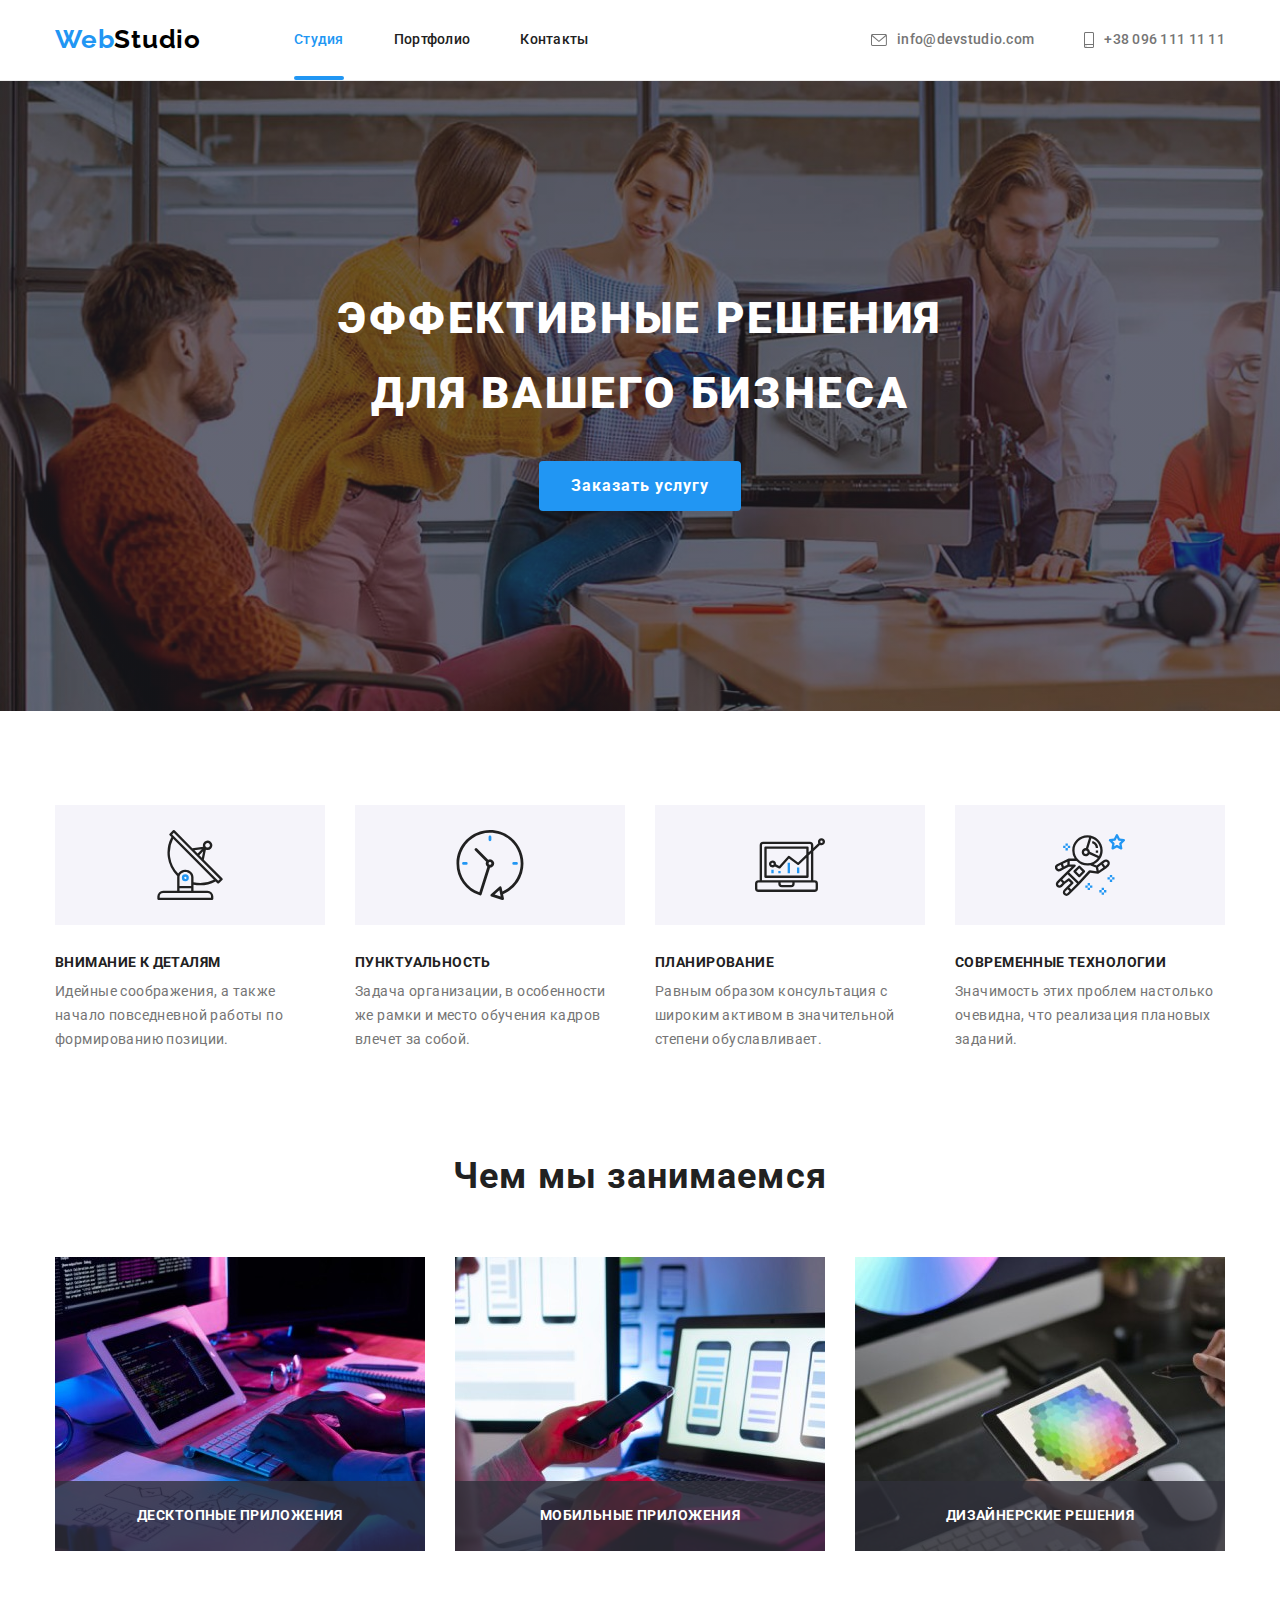
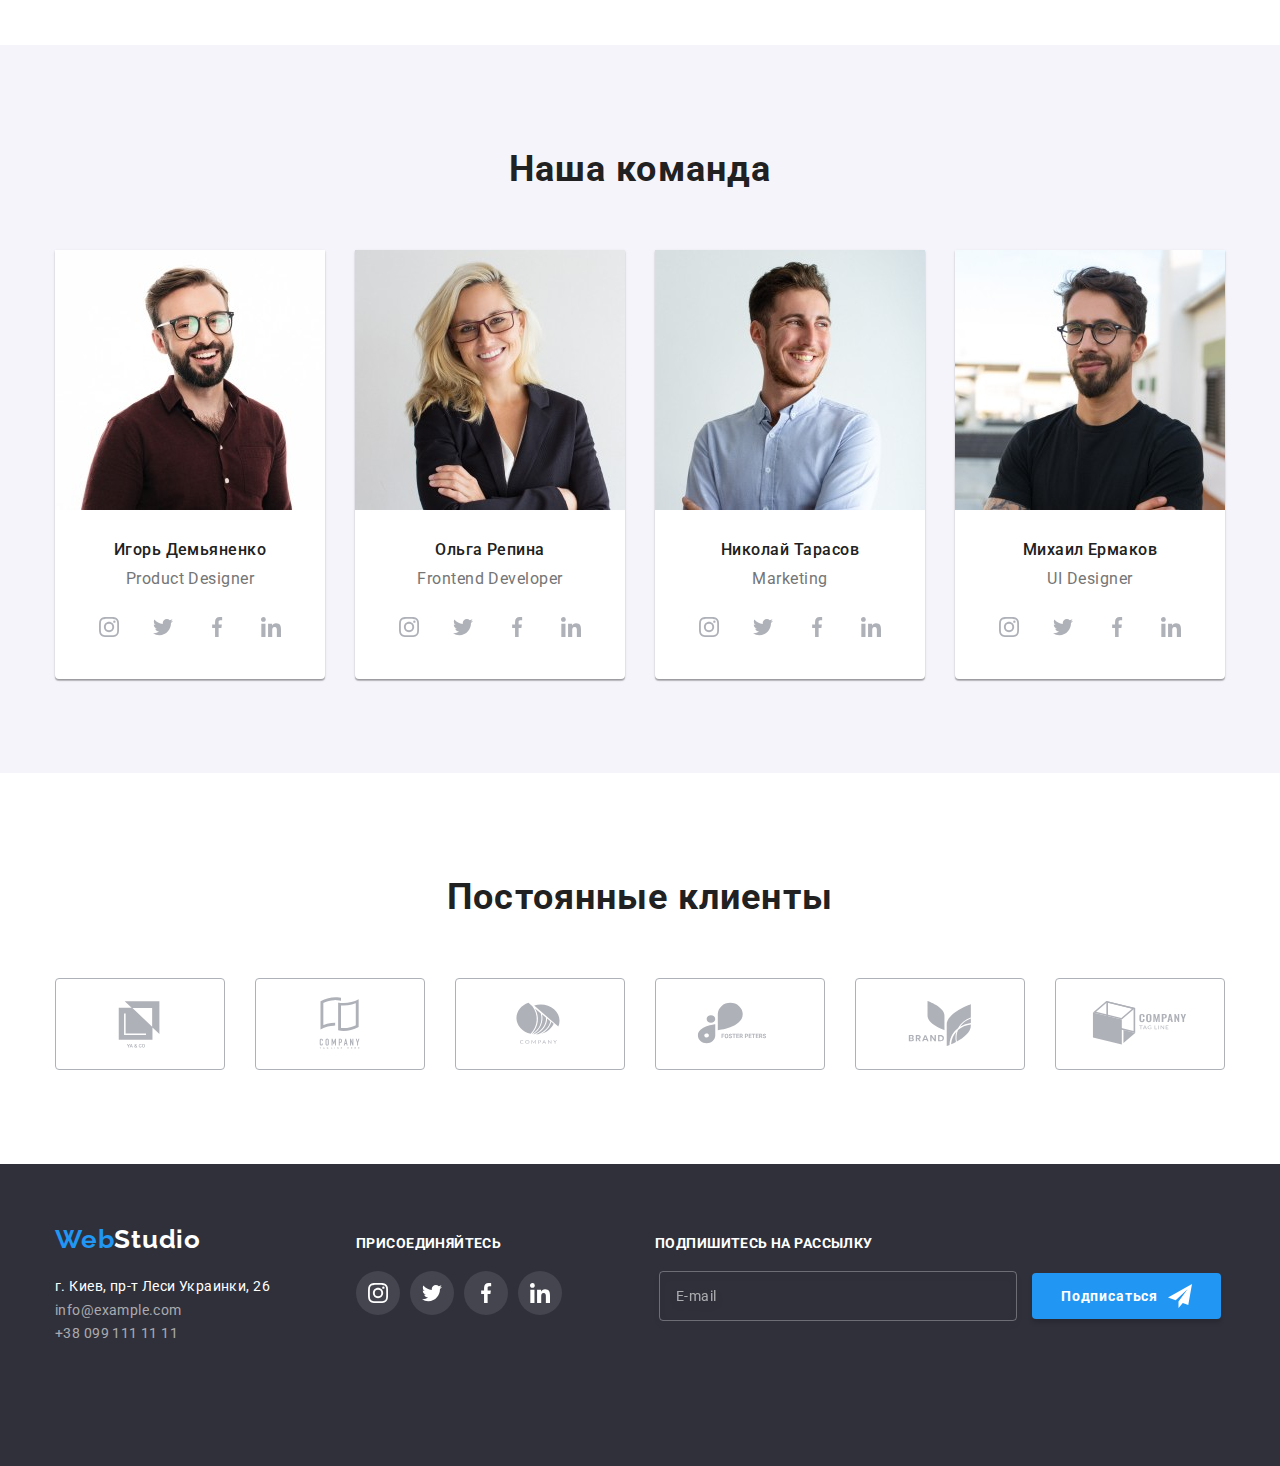
<file: index.html>
<!DOCTYPE html>
<html lang="ru">

<head>
    <meta charset="UTF-8" />
    <meta http-equiv="X-UA-Compatible" content="IE=edge" />
    <meta name="viewport" content="width=device-width, initial-scale=1.0" />
    <title>Студия</title>
    <link rel="preconnect" href="https://fonts.googleapis.com" />
    <link rel="preconnect" href="https://fonts.gstatic.com" crossorigin />
    <link
        href="https://fonts.googleapis.com/css2?family=Raleway:wght@700&family=Roboto:wght@400;500;700;900&display=swap"
        rel="stylesheet" />
    <link rel="stylesheet"
        href="https://cdnjs.cloudflare.com/ajax/libs/modern-normalize/1.1.0/modern-normalize.min.css" />
    <link rel="stylesheet" href="./css/main.min.css" />
</head>

<body class="page" data-body>
    <!-- Header -->
    <header class="header">
        <div class="container header__container">
            <a class="logo link header__logo" href="./index.html">Web<span class="logo logo--darkmode">Studio</span></a>

            <button class="mobile-menu-btn btn" type="button" data-menu-button>
                <svg class="mobile-menu-icon" width="24" height="16">
                    <use class="mobile-menu-open" href="./images/svg/sprite.svg#icon-menu"></use>
                    <use class="mobile-menu-close" href="./images/svg/sprite.svg#icon-close-menu"></use>
                </svg>
            </button>

            <nav class="nav">
                <ul class="nav__list list">
                    <li class="nav__item">
                        <a class="nav__link link nav__link--current" href="./index.html">Студия</a>
                    </li>
                    <li class="nav__item"><a class="nav__link link" href="./portfolio.html">Портфолио</a></li>
                    <li class="nav__item"><a class="nav__link link" href="">Контакты</a></li>
                </ul>
            </nav>

            <ul class="contacts list">
                <li class="contacts__item">
                    <a class="contacts__link link" href="mailto:info@devstudio.com">
                        <svg class="contacts__icon mail" width="16" height="12">
                            <use href="./images/svg/sprite.svg#icon-mail"></use>
                        </svg>
                        info@devstudio.com
                    </a>
                </li>
                <li class="contacts__item">
                    <a class="contacts__link link" href="tel:+380961111111">
                        <svg class="contacts__icon tel" width="10" height="16">
                            <use href="./images/svg/sprite.svg#icon-smartphone"></use>
                        </svg>
                        +38 096 111 11 11
                    </a>
                </li>
            </ul>
        </div>
    </header>
    <!-- Main content -->
    <main class="main">
        <!-- Section1 -->
        <section class="hero">
            <div class="container">
                <h1 class="hero__title">
                    Эффективные решения <br />
                    для вашего бизнеса
                </h1>
                <button class="hero__button btn" type="button" data-modal-open>Заказать услугу</button>
            </div>
        </section>
        <!-- Section2 -->
        <section class="benefits section">
            <div class="container">
                <h2 hidden>Наши преимущества</h2>
                <ul class="benefits__list list card-set">
                    <li class="benefits__item card-set__item">
                        <div class="benefits__icon">
                            <svg width="70" height="70">
                                <use href="./images/svg/sprite.svg#icon-antenna"></use>
                            </svg>
                        </div>
                        <h3 class="benefits__name">Внимание к деталям</h3>
                        <p class="benefits__text">
                            Идейные соображения, а также начало повседневной работы по формированию позиции.
                        </p>
                    </li>
                    <li class="benefits__item card-set__item">
                        <div class="benefits__icon">
                            <svg width="70" height="70">
                                <use href="./images/svg/sprite.svg#icon-clock"></use>
                            </svg>
                        </div>
                        <h3 class="benefits__name">Пунктуальность</h3>
                        <p class="benefits__text">
                            Задача организации, в особенности же рамки и место обучения кадров влечет за собой.
                        </p>
                    </li>
                    <li class="benefits__item card-set__item">
                        <div class="benefits__icon">
                            <svg width="70" height="70">
                                <use href="./images/svg/sprite.svg#icon-diagram"></use>
                            </svg>
                        </div>
                        <h3 class="benefits__name">Планирование</h3>
                        <p class="benefits__text">
                            Равным образом консультация с широким активом в значительной степени обуславливает.
                        </p>
                    </li>
                    <li class="benefits__item  card-set__item">
                        <div class="benefits__icon">
                            <svg width="70" height="70">
                                <use href="./images/svg/sprite.svg#icon-astronaut"></use>
                            </svg>
                        </div>
                        <h3 class="benefits__name">Современные технологии</h3>
                        <p class="benefits__text">
                            Значимость этих проблем настолько очевидна, что реализация плановых заданий.
                        </p>
                    </li>
                </ul>
            </div>
        </section>
        <!-- Section 3 -->
        <section class="what-do">
            <div class="container">
                <h2 class="what-do__title title">Чем мы занимаемся</h2>
                <ul class="what-do__list list">
                    <li class="what-do__item">
                        <picture class="img">
                            <source media="(min-width: 1200px)" srcset="./images/page-1/services/services-3.jpg 1x, ./images/page-1/services/services-3@2x.jpg 2x" type="image/jpg">
                            <img class="img" src="./images/page-1/services/services-3.jpg" alt="Пишем html код" width="370"
                            height="294" />
                        </picture>
                        <p class="what-do__desc">Десктопные приложения</p>
                    </li>
                    <li class="what-do__item">
                        <picture class="img">
                            <source media="(min-width: 1200px)"
                                srcset="./images/page-1/services/services-2.jpg 1x, ./images/page-1/services/services-2@2x.jpg 2x" type="image/jpg">
                            <img class="img" src="./images/page-1/services/services-2.jpg" alt="Делаем мобильные версии" width="370" height="294" />
                        </picture>
                        <p class="what-do__desc">Мобильные приложения</p>
                    </li>
                    <li class="what-do__item">
                        <picture class="img">
                            <source media="(min-width: 1200px)"
                                srcset="./images/page-1/services/services-1.jpg 1x, ./images/page-1/services/services-1@2x.jpg 2x"
                                type="image/jpg">
                            <img class="img" src="./images/page-1/services/services-1.jpg" alt="Создаем дизайн" width="370"
                                height="294" />
                        </picture>
                        <p class="what-do__desc">Дизайнерские решения</p>
                    </li>
                </ul>
            </div>
        </section>
        <!-- Section 4 -->
        <section class="team section">
            <div class="container">
                <h2 class="team__title title">Наша команда</h2>
                <ul class="team__list list card-set">
                    <li class="card card-set__item">
                        <picture class="card__img img">
                            <source media="(min-width: 1200px)" srcset="./images/page-1/team/team-desc-4.jpg 1x, ./images/page-1/team/team-desc-4@2x.jpg 2x" type="image/jpg">
                            <source media="(min-width: 768px)" srcset="./images/page-1/team/team-tab-4.jpg 1x, ./images/page-1/team/team-tab-4@2x.jpg 2x" type="image/jpg">
                            <source media="(max-width: 767px)" srcset="./images/page-1/team/team-mob-4.jpg 1x, ./images/page-1/team/team-mob-4@2x.jpg 2x" type="image/jpg">
                            <img class="img" src="./images/page-1/team/team-mob-4.jpg" alt="Игорь Демьяненко" 
                            width="450" height="460" />
                        </picture>
                        <div class="card__desc">
                            <h3 class="card__name">Игорь Демьяненко</h3>
                            <p class="card__text" lang="en">Product Designer</p>
                            <ul class="social-media list">
                                <li class="social-media__item">
                                    <a class="social-media__link social-media__link--lightmode" href="" target="_blank"
                                        rel="noopener noreferrer" aria-label="instagram">
                                        <svg class="social-media__icon" width="20" height="20">
                                            <use href="./images/svg/sprite.svg#icon-instagram"></use>
                                        </svg>
                                    </a>
                                </li>
                                <li class="social-media__item">
                                    <a class="social-media__link social-media__link--lightmode" href="" target="_blank"
                                        rel="noopener noreferrer" aria-label="twitter">
                                        <svg class="social-media__icon" width="20" height="20">
                                            <use href="./images/svg/sprite.svg#icon-twitter"></use>
                                        </svg>
                                    </a>
                                </li>
                                <li class="social-media__item">
                                    <a class="social-media__link social-media__link--lightmode" href="" target="_blank"
                                        rel="noopener noreferrer" aria-label="facebook">
                                        <svg class="social-media__icon" width="20" height="20">
                                            <use href="./images/svg/sprite.svg#icon-facebook"></use>
                                        </svg>
                                    </a>
                                </li>
                                <li class="social-media__item">
                                    <a class="social-media__link social-media__link--lightmode" href="" target="_blank"
                                        rel="noopener noreferrer" aria-label="linkedin">
                                        <svg class="social-media__icon" width="20" height="20">
                                            <use href="./images/svg/sprite.svg#icon-linkedin"></use>
                                        </svg>
                                    </a>
                                </li>
                            </ul>
                        </div>
                    </li>

                    <li class="card card-set__item">
                        <picture class="card__img img">
                            <source media="(min-width: 1200px)" srcset="./images/page-1/team/team-desc-3.jpg 1x, ./images/page-1/team/team-desc-3@2x.jpg 2x" type="image/jpg">
                            <source media="(min-width: 768px)" srcset="./images/page-1/team/team-tab-3.jpg 1x, ./images/page-1/team/team-tab-3@2x.jpg 2x" type="image/jpg">
                            <source media="(max-width: 767px)" srcset="./images/page-1/team/team-mob-3.jpg 1x, ./images/page-1/team/team-mob-3@2x.jpg 2x" type="image/jpg">
                            <img class="img" src="./images/page-1/team/team-mob-3.jpg" alt="Ольга Репина" 
                            width="450" height="460" />
                        </picture>
                        <div class="card__desc">
                            <h3 class="card__name">Ольга Репина</h3>
                            <p class="card__text" lang="en">Frontend Developer</p>
                            <ul class="social-media list">
                                <li class="social-media__item">
                                    <a class="social-media__link social-media__link--lightmode" href="" target="_blank"
                                        rel="noopener noreferrer" aria-label="instagram">
                                        <svg class="social-media__icon" width="20" height="20">
                                            <use href="./images/svg/sprite.svg#icon-instagram"></use>
                                        </svg>
                                    </a>
                                </li>
                                <li class="social-media__item">
                                    <a class="social-media__link social-media__link--lightmode" href="" target="_blank"
                                        rel="noopener noreferrer" aria-label="twitter">
                                        <svg class="social-media__icon" width="20" height="20">
                                            <use href="./images/svg/sprite.svg#icon-twitter"></use>
                                        </svg>
                                    </a>
                                </li>
                                <li class="social-media__item">
                                    <a class="social-media__link social-media__link--lightmode" href="" target="_blank"
                                        rel="noopener noreferrer" aria-label="facebook">
                                        <svg class="social-media__icon" width="20" height="20">
                                            <use href="./images/svg/sprite.svg#icon-facebook"></use>
                                        </svg>
                                    </a>
                                </li>
                                <li class="social-media__item">
                                    <a class="social-media__link social-media__link--lightmode" href="" target="_blank"
                                        rel="noopener noreferrer" aria-label="linkedin">
                                        <svg class="social-media__icon" width="20" height="20">
                                            <use href="./images/svg/sprite.svg#icon-linkedin"></use>
                                        </svg>
                                    </a>
                                </li>
                            </ul>
                        </div>
                    </li>

                    <li class="card card-set__item">
                        <picture class="card__img img">
                            <source media="(min-width: 1200px)" srcset="./images/page-1/team/team-desc-2.jpg 1x, ./images/page-1/team/team-desc-2@2x.jpg 2x" type="image/jpg">
                            <source media="(min-width: 768px)" srcset="./images/page-1/team/team-tab-2.jpg 1x, ./images/page-1/team/team-tab-2@2x.jpg 2x" type="image/jpg">
                            <source media="(max-width: 767px)" srcset="./images/page-1/team/team-mob-2.jpg 1x, ./images/page-1/team/team-mob-2@2x.jpg 2x" type="image/jpg">
                            <img class="img" src="./images/page-1/team/team-mob-2.jpg" alt="Николай Тарасов" width="450" height="460" />
                        </picture>
                        <div class="card__desc">
                            <h3 class="card__name">Николай Тарасов</h3>
                            <p class="card__text" lang="en">Marketing</p>
                            <ul class="social-media list">
                                <li class="social-media__item">
                                    <a class="social-media__link social-media__link--lightmode" href="" target="_blank"
                                        rel="noopener noreferrer" aria-label="instagram">
                                        <svg class="social-media__icon" width="20" height="20">
                                            <use href="./images/svg/sprite.svg#icon-instagram"></use>
                                        </svg>
                                    </a>
                                </li>
                                <li class="social-media__item">
                                    <a class="social-media__link social-media__link--lightmode" href="" target="_blank"
                                        rel="noopener noreferrer" aria-label="twitter">
                                        <svg class="social-media__icon" width="20" height="20">
                                            <use href="./images/svg/sprite.svg#icon-twitter"></use>
                                        </svg>
                                    </a>
                                </li>
                                <li class="social-media__item">
                                    <a class="social-media__link social-media__link--lightmode" href="" target="_blank"
                                        rel="noopener noreferrer" aria-label="facebook">
                                        <svg class="social-media__icon" width="20" height="20">
                                            <use href="./images/svg/sprite.svg#icon-facebook"></use>
                                        </svg>
                                    </a>
                                </li>
                                <li class="social-media__item">
                                    <a class="social-media__link social-media__link--lightmode" href="" target="_blank"
                                        rel="noopener noreferrer" aria-label="linkedin">
                                        <svg class="social-media__icon" width="20" height="20">
                                            <use href="./images/svg/sprite.svg#icon-linkedin"></use>
                                        </svg>
                                    </a>
                                </li>
                            </ul>
                        </div>
                    </li>

                    <li class="card card-set__item">
                        <picture class="card__img img">
                            <source media="(min-width: 1200px)" srcset="./images/page-1/team/team-desc-1.jpg 1x, ./images/page-1/team/team-desc-1@2x.jpg 2x" type="image/jpg">
                            <source media="(min-width: 768px)" srcset="./images/page-1/team/team-tab-1.jpg 1x, ./images/page-1/team/team-tab-1@2x.jpg 2x" type="image/jpg">
                            <source media="(max-width: 767px)" srcset="./images/page-1/team/team-mob-1.jpg 1x, ./images/page-1/team/team-mob-1@2x.jpg 2x" type="image/jpg">
                            <img class="img" src="./images/page-1/team/team-mob-1.jpg" alt="Михаил Ермаков" 
                            width="450" height="460" />
                        </picture>
                        <div class="card__desc">
                            <h3 class="card__name">Михаил Ермаков</h3>
                            <p class="card__text" lang="en">UI Designer</p>
                            <ul class="social-media list">
                                <li class="social-media__item">
                                    <a class="social-media__link social-media__link--lightmode" href="" target="_blank"
                                        rel="noopener noreferrer" aria-label="instagram">
                                        <svg class="social-media__icon" width="20" height="20">
                                            <use href="./images/svg/sprite.svg#icon-instagram"></use>
                                        </svg>
                                    </a>
                                </li>
                                <li class="social-media__item">
                                    <a class="social-media__link social-media__link--lightmode" href="" target="_blank"
                                        rel="noopener noreferrer" aria-label="twitter">
                                        <svg class="social-media__icon" width="20" height="20">
                                            <use href="./images/svg/sprite.svg#icon-twitter"></use>
                                        </svg>
                                    </a>
                                </li>
                                <li class="social-media__item">
                                    <a class="social-media__link social-media__link--lightmode" href="" target="_blank"
                                        rel="noopener noreferrer" aria-label="facebook">
                                        <svg class="social-media__icon" width="20" height="20">
                                            <use href="./images/svg/sprite.svg#icon-facebook"></use>
                                        </svg>
                                    </a>
                                </li>
                                <li class="social-media__item">
                                    <a class="social-media__link social-media__link--lightmode" href="" target="_blank"
                                        rel="noopener noreferrer" aria-label="linkedin">
                                        <svg class="social-media__icon" width="20" height="20">
                                            <use href="./images/svg/sprite.svg#icon-linkedin"></use>
                                        </svg>
                                    </a>
                                </li>
                            </ul>
                        </div>
                    </li>
                </ul>
            </div>
        </section>
        <!-- Section 5 -->
        <section class="clients section">
            <div class="container">
                <h2 class="clients__title title">Постоянные клиенты</h2>
                <ul class="clients__list list card-set">
                    <li class="clients__item card-set__item">
                        <a class="clients__link" href="">
                            <svg class="clients__logo" width="106" height="60">
                                <use href="./images/svg/sprite.svg#icon-logo-1"></use>
                            </svg>
                        </a>
                    </li>
                    <li class="clients__item card-set__item">
                        <a class="clients__link" href="">
                            <svg class="clients__logo" width="106" height="60">
                                <use href="./images/svg/sprite.svg#icon-logo-2"></use>
                            </svg>
                        </a>
                    </li>
                    <li class="clients__item card-set__item">
                        <a class="clients__link" href="">
                            <svg class="clients__logo" width="106" height="60">
                                <use href="./images/svg/sprite.svg#icon-logo-3"></use>
                            </svg>
                        </a>
                    </li>
                    <li class="clients__item card-set__item">
                        <a class="clients__link" href="">
                            <svg class="clients__logo" width="106" height="60">
                                <use href="./images/svg/sprite.svg#icon-logo-4"></use>
                            </svg>
                        </a>
                    </li>
                    <li class="clients__item card-set__item">
                        <a class="clients__link" href="">
                            <svg class="clients__logo" width="106" height="60">
                                <use href="./images/svg/sprite.svg#icon-logo-5"></use>
                            </svg>
                        </a>
                    </li>
                    <li class="clients__item card-set__item">
                        <a class="clients__link" href="">
                            <svg class="clients__logo" width="106" height="60">
                                <use href="./images/svg/sprite.svg#icon-logo-6"></use>
                            </svg>
                        </a>
                    </li>
                </ul>
            </div>
        </section>
    </main>

    <!-- Footer -->
    <footer class="footer">
        <div class="footer__list container">
            <div class="footer__info">
                <a class="logo footer__logo link" href="./index.html">Web<span
                        class="logo logo--lightmode">Studio</span></a>
                <address>
                    <ul class="address list">
                        <li class="address__location">г. Киев, пр-т Леси Украинки, 26</li>
                        <li>
                            <a class="address__contact link" href="mailto:info@example.com">info@example.com</a>
                        </li>
                        <li><a class="address__contact link" href="tel:+380991111111">+38 099 111 11 11</a></li>
                    </ul>
                </address>
            </div>

            <div class="footer__links">
                <strong class="strong">Присоединяйтесь</strong>
                <ul class="social-media footer__social-media list">
                    <li class="social-media__item">
                        <a class="social-media__link social-media__link--darkmode" href="">
                            <svg class="social-media__icon" width="20" height="20">
                                <use href="./images/svg/sprite.svg#icon-instagram"></use>
                            </svg>
                        </a>
                    </li>
                    <li class="social-media__item">
                        <a class="social-media__link social-media__link--darkmode" href="">
                            <svg class="social-media__icon" width="20" height="20">
                                <use href="./images/svg/sprite.svg#icon-twitter"></use>
                            </svg>
                        </a>
                    </li>
                    <li class="social-media__item">
                        <a class="social-media__link social-media__link--darkmode" href="">
                            <svg class="social-media__icon" width="20" height="20">
                                <use href="./images/svg/sprite.svg#icon-facebook"></use>
                            </svg>
                        </a>
                    </li>
                    <li class="social-media__item">
                        <a class="social-media__link social-media__link--darkmode" href="">
                            <svg class="social-media__icon" width="20" height="20">
                                <use href="./images/svg/sprite.svg#icon-linkedin"></use>
                            </svg>
                        </a>
                    </li>
                </ul>
            </div>

            <div class="footer__form">
                <strong class="strong">Подпишитесь на рассылку</strong>
                <form class="form">
                    <input class="form__field" type="email" name="user-email" placeholder="E-mail">
                    <button class="form__button btn" type="submit">
                        <span class="form__text">
                            Подписаться
                        </span>
                        <svg class="form__icon" width="24" height="24">
                            <use href="./images/svg/sprite.svg#icon-telegram"></use>
                        </svg>
                    </button>
                </form>
            </div>
        </div>
    </footer>

    <!-- Modal window -->
    <div class="backdrop is-hidden" data-modal>
        <div class="modal">
            <button class="modal-btn" type="button" data-modal-close>
                <svg class="close-btn" width="11" height="11">
                    <use href="./images/svg/sprite.svg#icon-close"></use>
                </svg>
            </button>
            <div class="modal-form-area">
                <p class="modal-title">Оставьте свои данные, мы вам перезвоним</p>
                <form class="modal-form">
                    <ul class="form-list list">
                        <li class="form-list-item">
                            <label class="modal-form-label">
                                <span class="label-text">
                                    Имя
                                </span>
                                <input class="modal-form-field" type="text" name="user-name">
                                <svg class="modal-form-icon" width="18" height="18">
                                    <use href="./images/svg/sprite.svg#icon-person"></use>
                                </svg>
                            </label>
                        </li>
                        <li class="form-list-item">
                            <label class="modal-form-label">
                                <span class="label-text">
                                    Телефон
                                </span>
                                <input class="modal-form-field" type="tel" name="user-phone">
                                <svg class="modal-form-icon" width="18" height="18">
                                    <use href="./images/svg/sprite.svg#icon-phone"></use>
                                </svg>
                            </label>
                        </li>
                        <li class="form-list-item">
                            <label class="modal-form-label">
                                <span class="label-text">
                                    Почта
                                </span>
                                <input class="modal-form-field" type="email" name="user-email">
                                <svg class="modal-form-icon" width="18" height="18">
                                    <use href="./images/svg/sprite.svg#icon-email"></use>
                                </svg>
                            </label>
                        </li>
                        <li class="form-list-item">
                            <label for="textarea" class="modal-form-label">
                                <span class="label-text">
                                    Комментарий
                                </span>
                            </label>
                            <textarea class="modal-form-field-comment" name="user-comment" placeholder="Введите текст"
                                id="textarea"></textarea>
                        </li>
                    </ul>
                    <div class="form-checkbox-button">
                        <label class="modal-form-checkbox">
                            <input class="modal-form-check visually-hidden" type="checkbox">
                            <span class="form-icon-check">
                                <svg class="icon-check" width="11" height="8">
                                    <use href="./images/svg/sprite.svg#icon-check"></use>
                                </svg>
                            </span>
                            <span class="checkbox-text">Соглашаюсь с рассылкой и принимаю <a class="agreement link"
                                    href="" target="_blank" rel="noopener noreferrer">Условия договора</a></span>
                        </label>
                        <button class="form__button btn-checkbox btn" type="submit">
                            <span class="form__text">
                                Отправить
                            </span>
                        </button>
                    </div>
                </form>
            </div>
        </div>
    </div>

    <!-- Mobile menu -->
    <div class="mobile-menu" data-menu>
        <ul class="mobile-menu-nav list">
            <li class="mobile-menu-nav__item">
                <a class="mobile-menu-nav__link mobile-menu-nav__link--current link" href="./index.html">Студия</a>
            </li>
            <li class="mobile-menu-nav__item">
                <a class="mobile-menu-nav__link link" href="./portfolio.html">Портфолио</a>
            </li>
            <li class="mobile-menu-nav__item">
                <a class="mobile-menu-nav__link link" href="">Контакты</a>
            </li>
        </ul>

        <ul class="mobile-menu-contacts list">
            <li class="mobile-menu-contacts__item">
                <a class="mobile-menu-contacts__tel link" href="tel:+380961111111">+38 096 111 11 11</a>
            </li>
            <li class="mobile-menu-contacts__item">
                <a class="mobile-menu-contacts__mail link" href="mailto:info@devstudio.com">info@devstudio.com</a>
            </li>
        </ul>

        <ul class="mobile-menu-socials list">
            <li class="mobile-menu-socials__item">
                <a class="mobile-menu-socials__link link" href="">Instagram</a>
            </li>
            <li class="mobile-menu-socials__item">
                <a class="mobile-menu-socials__link link" href="">Twitter</a>
            </li>
            <li class="mobile-menu-socials__item">
                <a class="mobile-menu-socials__link link" href="">Facebook</a>
            </li>
            <li class="mobile-menu-socials__item">
                <a class="mobile-menu-socials__link link" href="">LinkedIn</a>
            </li>
        </ul>
    </div>

    <script src="./js/modal.js"></script>
    <script src="./js/menu.js"></script>
</body>

</html>
</file>
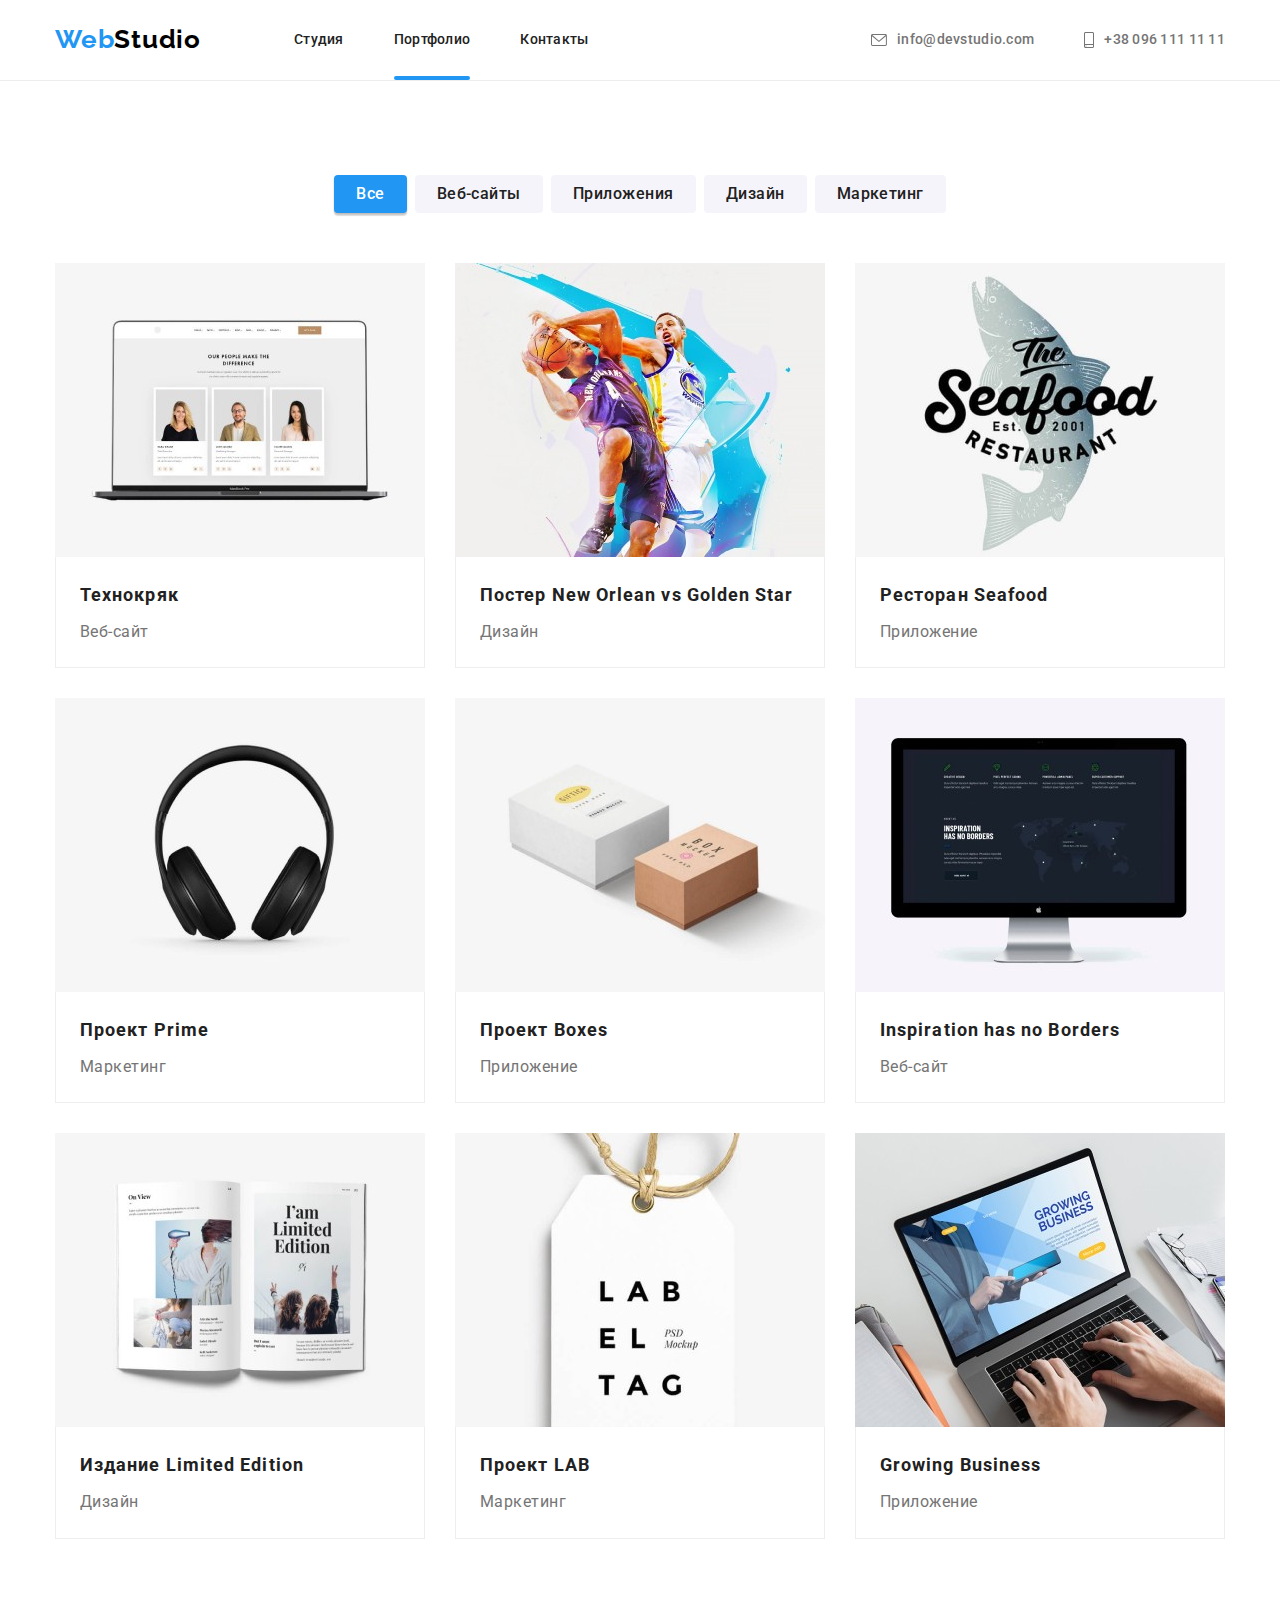
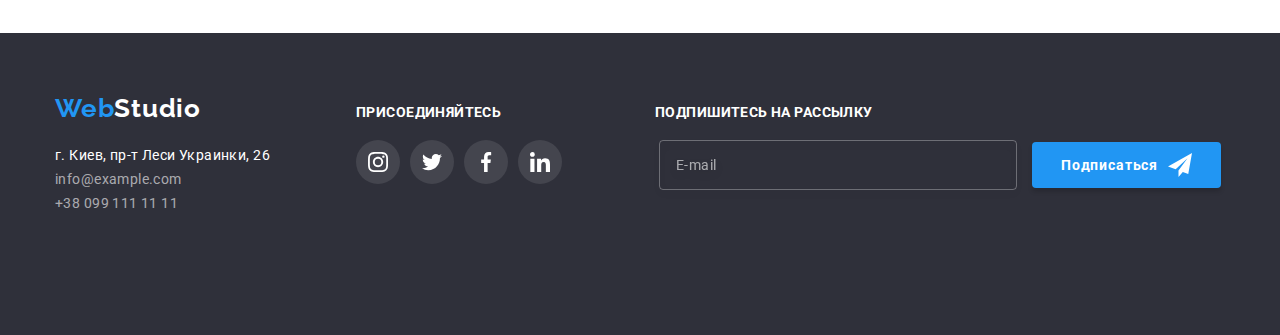
<file: portfolio.html>
<!DOCTYPE html>
<html lang="ru">

<head>
    <meta charset="UTF-8" />
    <meta http-equiv="X-UA-Compatible" content="IE=edge" />
    <meta name="viewport" content="width=device-width, initial-scale=1.0" />
    <title>Портфолио</title>
    <link rel="preconnect" href="https://fonts.googleapis.com" />
    <link rel="preconnect" href="https://fonts.gstatic.com" crossorigin />
    <link
        href="https://fonts.googleapis.com/css2?family=Raleway:wght@700&family=Roboto:wght@400;500;700;900&display=swap"
        rel="stylesheet" />
    <link rel="stylesheet"
        href="https://cdnjs.cloudflare.com/ajax/libs/modern-normalize/1.1.0/modern-normalize.min.css" />
    <link rel="stylesheet" href="./css/main.min.css" />
</head>

<body class="page">
    <!-- Header -->
    <header class="header">
        <div class="container header__container">
            <a class="logo link header__logo" href="./index.html">Web<span class="logo logo--darkmode">Studio</span></a>
    
            <button class="mobile-menu-btn btn" type="button" data-menu-button>
                <svg class="mobile-menu-icon" width="24" height="16">
                    <use class="mobile-menu-open" href="./images/svg/sprite.svg#icon-menu"></use>
                    <use class="mobile-menu-close" href="./images/svg/sprite.svg#icon-close-menu"></use>
                </svg>
            </button>
    
            <nav class="nav">
                <ul class="nav__list list">
                    <li class="nav__item">
                        <a class="nav__link link" href="./index.html">Студия</a>
                    </li>
                    <li class="nav__item nav__link--current"><a class="nav__link link" href="./portfolio.html">Портфолио</a></li>
                    <li class="nav__item"><a class="nav__link link" href="">Контакты</a></li>
                </ul>
            </nav>
    
            <ul class="contacts list">
                <li class="contacts__item">
                    <a class="contacts__link link" href="mailto:info@devstudio.com">
                        <svg class="contacts__icon mail" width="16" height="12">
                            <use href="./images/svg/sprite.svg#icon-mail"></use>
                        </svg>
                        info@devstudio.com
                    </a>
                </li>
                <li class="contacts__item">
                    <a class="contacts__link link" href="tel:+380961111111">
                        <svg class="contacts__icon tel" width="10" height="16">
                            <use href="./images/svg/sprite.svg#icon-smartphone"></use>
                        </svg>
                        +38 096 111 11 11
                    </a>
                </li>
            </ul>
        </div>
    </header>
    <!-- Main content -->
    <main>
        <!-- Section -->
        <section class="section">
            <div class="container">
                <h1 hidden>Примеры работ</h1>
                <ul class="filters list">
                    <li class="filters__item">
                        <button class="filters__button btn filters__button--current" type="button">Все</button>
                    </li>
                    <li class="filters__item">
                        <button class="filters__button btn" type="button">Веб-сайты</button>
                    </li>
                    <li class="filters__item">
                        <button class="filters__button btn" type="button">Приложения</button>
                    </li>
                    <li class="filters__item"><button class="filters__button btn" type="button">Дизайн</button></li>
                    <li class="filters__item">
                        <button class="filters__button btn" type="button">Маркетинг</button>
                    </li>
                </ul>

                <ul class="works list card-set">
                    <li class="works__item card-set__item">
                        <a class="works__link link" href="">
                            <div class="works__position ">
                                <picture class="works__img">
                                    <source media="(min-width: 1200px)" srcset="./images/page-2/portfolio/portfolio-desc-9.jpg 1x, ./images/page-2/portfolio/portfolio-desc-9@2x.jpg 2x" type="image/jpg">
                                    <source media="(min-width: 768px)" srcset="./images/page-2/portfolio/portfolio-tab-9.jpg 1x, ./images/page-2/portfolio/portfolio-tab-9@2x.jpg 2x" type="image/jpg">
                                    <source media="(max-width: 767px)" srcset="./images/page-2/portfolio/portfolio-mob-9.jpg 1x, ./images/page-2/portfolio/portfolio-mob-9@2x.jpg 2x" type="image/jpg">
                                    <img class="img" src="./images/page-2/portfolio/portfolio-mob-9.jpg" alt="Веб-сайт Технокряк" width="450" height="294" />
                                </picture>
                                <p class="overlay">Ресурс предлагает комплексные предложения с разным уровнем функционала и сервисов.
                                    Все это позволит посетителю получить исчерпывающие сведения о компании или частном лице.</p>
                            </div>
                            <div class="works__desc works__desc--grow">
                                <h2 class="works__title">Технокряк</h2>
                                <p class="works__text">Веб-сайт</p>
                            </div>
                        </a>
                        </li>

                    <li class="works__item card-set__item">
                        <a class="works__link link" href="">
                            <div class="works__position">
                                <picture class="works__img">
                                    <source media="(min-width: 1200px)"
                                        srcset="./images/page-2/portfolio/portfolio-desc-8.jpg 1x, ./images/page-2/portfolio/portfolio-desc-8@2x.jpg 2x"
                                        type="image/jpg">
                                    <source media="(min-width: 768px)"
                                        srcset="./images/page-2/portfolio/portfolio-tab-8.jpg 1x, ./images/page-2/portfolio/portfolio-tab-8@2x.jpg 2x"
                                        type="image/jpg">
                                    <source media="(max-width: 767px)"
                                        srcset="./images/page-2/portfolio/portfolio-mob-8.jpg 1x, ./images/page-2/portfolio/portfolio-mob-8@2x.jpg 2x"
                                        type="image/jpg">
                                    <img class="img" src="./images/page-2/portfolio/portfolio-mob-8.jpg" alt="Пример дизайна постер New Orlean vs Golden Star" 
                                    width="450" height="294" />
                                </picture>
                                <p class="overlay">Ресурс предлагает комплексные предложения с разным уровнем функционала и сервисов.
                                    Все это позволит посетителю получить исчерпывающие сведения о компании или частном лице.</p>
                            </div>
                            <div class="works__desc">
                                <h2 class="works__title">
                                    Постер <span lang="en">New Orlean vs Golden Star</span>
                                </h2>
                                <p class="works__text">Дизайн</p>
                            </div>
                        </a>
                    </li>

                    <li class="works__item card-set__item">
                        <a class="works__link link" href="">
                            <div class="works__position">
                                <picture class="works__img">
                                    <source media="(min-width: 1200px)"
                                        srcset="./images/page-2/portfolio/portfolio-desc-7.jpg 1x, ./images/page-2/portfolio/portfolio-desc-7@2x.jpg 2x"
                                        type="image/jpg">
                                    <source media="(min-width: 768px)"
                                        srcset="./images/page-2/portfolio/portfolio-tab-7.jpg 1x, ./images/page-2/portfolio/portfolio-tab-7@2x.jpg 2x"
                                        type="image/jpg">
                                    <source media="(max-width: 767px)"
                                        srcset="./images/page-2/portfolio/portfolio-mob-7.jpg 1x, ./images/page-2/portfolio/portfolio-mob-7@2x.jpg 2x"
                                        type="image/jpg">
                                    <img class="img" src="./images/page-2/portfolio/portfolio-mob-7.jpg"
                                        alt="Приложение ресторана Seafood" width="450" height="294" />
                                </picture>
                                <p class="overlay">Ресурс предлагает комплексные предложения с разным уровнем функционала и сервисов.
                                    Все это позволит посетителю получить исчерпывающие сведения о компании или частном лице.</p>
                            </div>
                            <div class="works__desc">
                                <h2 class="works__title">Ресторан <span lang="en">Seafood</span></h2>
                                <p class="works__text">Приложение</p>
                            </div>
                        </a>
                    </li>

                    <li class="works__item card-set__item">
                        <a class="works__link link" href="">
                            <div class="works__position">
                                <picture class="works__img">
                                    <source media="(min-width: 1200px)"
                                        srcset="./images/page-2/portfolio/portfolio-desc-6.jpg 1x, ./images/page-2/portfolio/portfolio-desc-6@2x.jpg 2x"
                                        type="image/jpg">
                                    <source media="(min-width: 768px)"
                                        srcset="./images/page-2/portfolio/portfolio-tab-6.jpg 1x, ./images/page-2/portfolio/portfolio-tab-6@2x.jpg 2x"
                                        type="image/jpg">
                                    <source media="(max-width: 767px)"
                                        srcset="./images/page-2/portfolio/portfolio-mob-6.jpg 1x, ./images/page-2/portfolio/portfolio-mob-6@2x.jpg 2x"
                                        type="image/jpg">
                                    <img class="img" src="./images/page-2/portfolio/portfolio-mob-6.jpg" alt="Маркетинговый проект Prime" width="450"
                                        height="294" />
                                </picture>
                                <p class="overlay">Ресурс предлагает комплексные предложения с разным уровнем функционала и сервисов.
                                    Все это позволит посетителю получить исчерпывающие сведения о компании или частном лице.</p>
                            </div>
                            <div class="works__desc">
                                <h2 class="works__title">Проект <span lang="en">Prime</span></h2>
                                <p class="works__text">Маркетинг</p>
                            </div>
                        </a>
                    </li>

                    <li class="works__item card-set__item">
                        <a class="works__link link" href="">
                            <div class="works__position">
                                <picture class="works__img">
                                    <source media="(min-width: 1200px)"
                                        srcset="./images/page-2/portfolio/portfolio-desc-5.jpg 1x, ./images/page-2/portfolio/portfolio-desc-5@2x.jpg 2x"
                                        type="image/jpg">
                                    <source media="(min-width: 768px)"
                                        srcset="./images/page-2/portfolio/portfolio-tab-5.jpg 1x, ./images/page-2/portfolio/portfolio-tab-5@2x.jpg 2x"
                                        type="image/jpg">
                                    <source media="(max-width: 767px)"
                                        srcset="./images/page-2/portfolio/portfolio-mob-5.jpg 1x, ./images/page-2/portfolio/portfolio-mob-5@2x.jpg 2x"
                                        type="image/jpg">
                                    <img class="img" src="./images/page-2/portfolio/portfolio-mob-5.jpg" alt="Приложение Boxes" width="450"
                                        height="294" />
                                </picture>
                                <p class="overlay">Ресурс предлагает комплексные предложения с разным уровнем функционала и сервисов.
                                    Все это позволит посетителю получить исчерпывающие сведения о компании или частном лице.</p>
                            </div>
                            <div class="works__desc">
                                <h2 class="works__title">Проект <span lang="en">Boxes</span></h2>
                                <p class="works__text">Приложение</p>
                            </div>
                        </a>
                    </li>

                    <li class="works__item card-set__item">
                        <a class="works__link link" href="">
                            <div class="works__position">
                                <picture class="works__img">
                                    <source media="(min-width: 1200px)"
                                        srcset="./images/page-2/portfolio/portfolio-desc-4.jpg 1x, ./images/page-2/portfolio/portfolio-desc-4@2x.jpg 2x"
                                        type="image/jpg">
                                    <source media="(min-width: 768px)"
                                        srcset="./images/page-2/portfolio/portfolio-tab-4.jpg 1x, ./images/page-2/portfolio/portfolio-tab-4@2x.jpg 2x"
                                        type="image/jpg">
                                    <source media="(max-width: 767px)"
                                        srcset="./images/page-2/portfolio/portfolio-mob-4.jpg 1x, ./images/page-2/portfolio/portfolio-mob-4@2x.jpg 2x"
                                        type="image/jpg">
                                    <img class="img" src="./images/page-2/portfolio/portfolio-mob-4.jpg" alt="Веб-сайт Inspiration has no Borders" width="450"
                                        height="294" />
                                </picture>
                                <p class="overlay">Ресурс предлагает комплексные предложения с разным уровнем функционала и сервисов.
                                    Все это позволит посетителю получить исчерпывающие сведения о компании или частном лице.</p>
                            </div>
                            <div class="works__desc">
                                <h2 class="works__title" lang="en">Inspiration has no Borders</h2>
                                <p class="works__text">Веб-сайт</p>
                            </div>
                        </a>
                    </li>

                    <li class="works__item card-set__item">
                        <a class="works__link link" href="">
                            <div class="works__position">
                                <picture class="works__img">
                                    <source media="(min-width: 1200px)"
                                        srcset="./images/page-2/portfolio/portfolio-desc-3.jpg 1x, ./images/page-2/portfolio/portfolio-desc-3@2x.jpg 2x"
                                        type="image/jpg">
                                    <source media="(min-width: 768px)"
                                        srcset="./images/page-2/portfolio/portfolio-tab-3.jpg 1x, ./images/page-2/portfolio/portfolio-tab-3@2x.jpg 2x"
                                        type="image/jpg">
                                    <source media="(max-width: 767px)"
                                        srcset="./images/page-2/portfolio/portfolio-mob-3.jpg 1x, ./images/page-2/portfolio/portfolio-mob-3@2x.jpg 2x"
                                        type="image/jpg">
                                    <img class="img" src="./images/page-2/portfolio/portfolio-mob-3.jpg" alt="Дизайн издания Limited Edition"
                                        width="450" height="294" />
                                </picture>
                                <p class="overlay">Ресурс предлагает комплексные предложения с разным уровнем функционала и сервисов.
                                    Все это позволит посетителю получить исчерпывающие сведения о компании или частном лице.</p>
                            </div>
                            <div class="works__desc">
                                <h2 class="works__title">Издание <span lang="en">Limited Edition</span></h2>
                                <p class="works__text">Дизайн</p>
                            </div>
                        </a>
                    </li>

                    <li class="works__item card-set__item">
                        <a class="works__link link" href="">
                            <div class="works__position">
                                <picture class="works__img">
                                    <source media="(min-width: 1200px)"
                                        srcset="./images/page-2/portfolio/portfolio-desc-2.jpg 1x, ./images/page-2/portfolio/portfolio-desc-2@2x.jpg 2x"
                                        type="image/jpg">
                                    <source media="(min-width: 768px)"
                                        srcset="./images/page-2/portfolio/portfolio-tab-2.jpg 1x, ./images/page-2/portfolio/portfolio-tab-2@2x.jpg 2x"
                                        type="image/jpg">
                                    <source media="(max-width: 767px)"
                                        srcset="./images/page-2/portfolio/portfolio-mob-2.jpg 1x, ./images/page-2/portfolio/portfolio-mob-2@2x.jpg 2x"
                                        type="image/jpg">
                                    <img class="img" src="./images/page-2/portfolio/portfolio-mob-2.jpg" alt="Маркетинговый проект LAB"
                                        width="450" height="294" />
                                </picture>
                                <p class="overlay">Ресурс предлагает комплексные предложения с разным уровнем функционала и сервисов.
                                    Все это позволит посетителю получить исчерпывающие сведения о компании или частном лице.</p>
                            </div>
                            <div class="works__desc">
                                <h2 class="works__title">Проект <span lang="en">LAB</span></h2>
                                <p class="works__text">Маркетинг</p>
                            </div>
                        </a>
                    </li>

                    <li class="works__item card-set__item">
                        <a class="works__link link" href="">
                            <div class="works__position">
                                <picture class="works__img ">
                                    <source media="(min-width: 1200px)"
                                        srcset="./images/page-2/portfolio/portfolio-desc-1.jpg 1x, ./images/page-2/portfolio/portfolio-desc-1@2x.jpg 2x"
                                        type="image/jpg">
                                    <source media="(min-width: 768px)"
                                        srcset="./images/page-2/portfolio/portfolio-tab-1.jpg 1x, ./images/page-2/portfolio/portfolio-tab-1@2x.jpg 2x"
                                        type="image/jpg">
                                    <source media="(max-width: 767px)"
                                        srcset="./images/page-2/portfolio/portfolio-mob-1.jpg 1x, ./images/page-2/portfolio/portfolio-mob-1@2x.jpg 2x"
                                        type="image/jpg">
                                    <img class="img" src="./images/page-2/portfolio/portfolio-mob-1.jpg" alt="Приложение Growing Business" width="450"
                                        height="294" />
                                </picture>
                                <p class="overlay">Ресурс предлагает комплексные предложения с разным уровнем функционала и сервисов.
                                    Все это позволит посетителю получить исчерпывающие сведения о компании или частном лице.</p>
                            </div>
                            <div class="works__desc">
                                <h2 class="works__title" lang="en">Growing Business</h2>
                                <p class="works__text">Приложение</p>
                            </div>
                        </a>
                    </li>
                </ul>
            </div>
        </section>
    </main>

    <!-- Footer -->
    <footer class="footer">
        <div class="footer__list container">
            <div class="footer__info">
                <a class="logo footer__logo link" href="./index.html">Web<span
                        class="logo logo--lightmode">Studio</span></a>
                <address>
                    <ul class="address list">
                        <li class="address__location">г. Киев, пр-т Леси Украинки, 26</li>
                        <li>
                            <a class="address__contact link" href="mailto:info@example.com">info@example.com</a>
                        </li>
                        <li><a class="address__contact link" href="tel:+380991111111">+38 099 111 11 11</a></li>
                    </ul>
                </address>
            </div>
    
            <div class="footer__links">
                <strong class="strong">Присоединяйтесь</strong>
                <ul class="social-media footer__social-media list">
                    <li class="social-media__item">
                        <a class="social-media__link social-media__link--darkmode" href="">
                            <svg class="social-media__icon" width="20" height="20">
                                <use href="./images/svg/sprite.svg#icon-instagram"></use>
                            </svg>
                        </a>
                    </li>
                    <li class="social-media__item">
                        <a class="social-media__link social-media__link--darkmode" href="">
                            <svg class="social-media__icon" width="20" height="20">
                                <use href="./images/svg/sprite.svg#icon-twitter"></use>
                            </svg>
                        </a>
                    </li>
                    <li class="social-media__item">
                        <a class="social-media__link social-media__link--darkmode" href="">
                            <svg class="social-media__icon" width="20" height="20">
                                <use href="./images/svg/sprite.svg#icon-facebook"></use>
                            </svg>
                        </a>
                    </li>
                    <li class="social-media__item">
                        <a class="social-media__link social-media__link--darkmode" href="">
                            <svg class="social-media__icon" width="20" height="20">
                                <use href="./images/svg/sprite.svg#icon-linkedin"></use>
                            </svg>
                        </a>
                    </li>
                </ul>
            </div>
    
            <div class="footer__form">
                <strong class="strong">Подпишитесь на рассылку</strong>
                <form class="form">
                    <input class="form__field" type="email" name="user-email" placeholder="E-mail">
                    <button class="form__button btn" type="submit">
                        <span class="form__text">
                            Подписаться
                        </span>
                        <svg class="form__icon" width="24" height="24">
                            <use href="./images/svg/sprite.svg#icon-telegram"></use>
                        </svg>
                    </button>
                </form>
            </div>
        </div>
    </footer>

    <!-- Mobile menu -->
    <div class="mobile-menu" data-menu>
        <ul class="mobile-menu-nav list">
            <li class="mobile-menu-nav__item">
                <a class="mobile-menu-nav__link link" href="./index.html">Студия</a>
            </li>
            <li class="mobile-menu-nav__item">
                <a class="mobile-menu-nav__link mobile-menu-nav__link--current link" href="./portfolio.html">Портфолио</a>
            </li>
            <li class="mobile-menu-nav__item">
                <a class="mobile-menu-nav__link link" href="">Контакты</a>
            </li>
        </ul>
    
        <ul class="mobile-menu-contacts list">
            <li class="mobile-menu-contacts__item">
                <a class="mobile-menu-contacts__tel link" href="tel:+380961111111">+38 096 111 11 11</a>
            </li>
            <li class="mobile-menu-contacts__item">
                <a class="mobile-menu-contacts__mail link" href="mailto:info@devstudio.com">info@devstudio.com</a>
            </li>
        </ul>
    
        <ul class="mobile-menu-socials list">
            <li class="mobile-menu-socials__item">
                <a class="mobile-menu-socials__link link" href="">Instagram</a>
            </li>
            <li class="mobile-menu-socials__item">
                <a class="mobile-menu-socials__link link" href="">Twitter</a>
            </li>
            <li class="mobile-menu-socials__item">
                <a class="mobile-menu-socials__link link" href="">Facebook</a>
            </li>
            <li class="mobile-menu-socials__item">
                <a class="mobile-menu-socials__link link" href="">LinkedIn</a>
            </li>
        </ul>
    </div>
    
    <script src="./js/menu.js"></script>
</body>

</html>
</file>
<file: css/main.min.css>
:root{--page-font: "Roboto", sans-serif;--logo-font: "Raleway", sans-serif;--main-text-color: #757575;--title-text-color: #212121;--accent-color: #2196f3;--btn-hover-focus: #188ce8;--footer-color: #2f303a;--accent-bg-color: #f5f4fa;--primary-bg-color: #ffffff;--header-logo-color: #000000;--icon-color: #afb1b8;--item: 3;--indent: 30px;--anim: 250ms cubic-bezier(0.4, 0, 0.2, 1)}.visually-hidden{position:absolute;white-space:nowrap;width:1px;height:1px;overflow:hidden;border:0;padding:0;clip:rect(0 0 0 0);-webkit-clip-path:inset(50%);clip-path:inset(50%);margin:-1px}h1,h2,h3,h4,h5,h6,p,ul{margin:0}.list{list-style:none;padding:0;margin:0}.link{text-decoration:none;font-style:normal}.img{display:block;max-width:100%;height:auto;margin:0}.no-scroll{overflow:hidden}.container{width:100%;padding-right:15px;padding-left:15px;margin-right:auto;margin-left:auto}@media screen and (min-width: 768px){.container{max-width:768px}}@media screen and (min-width: 1200px){.container{max-width:1200px}}.section{padding-top:60px;padding-bottom:60px}@media screen and (min-width: 1200px){.section{padding-top:94px;padding-bottom:94px}}.page{font-family:var(--page-font);font-style:normal;font-weight:400;font-size:14px;line-height:1.7;color:var(--main-text-color);background-color:var(--primary-bg-color)}.logo{font-size:24px;line-height:1.17;font-family:var(--logo-font);font-weight:700;letter-spacing:.03em;color:var(--accent-color)}.logo--darkmode{color:var(--header-logo-color)}.logo--lightmode{color:var(--primary-bg-color)}@media screen and (min-width: 1200px){.logo{font-size:26px;line-height:1.2}}.btn{font-family:var(--page-font);cursor:pointer;border-style:none;border-radius:4px}.hero__button{padding:10px 32px;font-weight:700;font-size:16px;line-height:1.9;text-align:center;letter-spacing:.06em;color:var(--primary-bg-color);background-color:var(--accent-color);-webkit-transition:background-color var(--anim),-webkit-box-shadow var(--anim);transition:background-color var(--anim),-webkit-box-shadow var(--anim);transition:background-color var(--anim),box-shadow var(--anim);transition:background-color var(--anim),box-shadow var(--anim),-webkit-box-shadow var(--anim)}.hero__button:hover,.hero__button:focus{background-color:var(--btn-hover-focus);-webkit-box-shadow:0px 4px 4px rgba(0,0,0,.15);box-shadow:0px 4px 4px rgba(0,0,0,.15)}.filters__button{padding:6px 22px;font-family:var(--page-font);font-weight:500;font-size:16px;line-height:1.6;text-align:center;letter-spacing:.03em;color:var(--title-text-color);background-color:var(--accent-bg-color);-webkit-transition:color var(--anim),background-color var(--anim),-webkit-box-shadow var(--anim);transition:color var(--anim),background-color var(--anim),-webkit-box-shadow var(--anim);transition:color var(--anim),background-color var(--anim),box-shadow var(--anim);transition:color var(--anim),background-color var(--anim),box-shadow var(--anim),-webkit-box-shadow var(--anim)}.filters__button--current,.filters__button:hover,.filters__button:focus{color:var(--primary-bg-color);background-color:var(--accent-color);-webkit-box-shadow:0px 3px 1px rgba(0,0,0,.1),0px 1px 2px rgba(0,0,0,.08),0px 2px 2px rgba(0,0,0,.12);box-shadow:0px 3px 1px rgba(0,0,0,.1),0px 1px 2px rgba(0,0,0,.08),0px 2px 2px rgba(0,0,0,.12)}.title{font-weight:700;font-size:28px;line-height:1.18;text-align:center;letter-spacing:.03em;color:var(--title-text-color)}@media screen and (min-width: 1200px){.title{font-size:36px;line-height:1.7}}.mobile-menu-btn{display:-webkit-box;display:-ms-flexbox;display:flex;-webkit-box-align:center;-ms-flex-align:center;align-items:center;-webkit-box-pack:center;-ms-flex-pack:center;justify-content:center;background-color:rgba(0,0,0,0);border:none;width:40px;height:40px;margin-left:auto;cursor:pointer;z-index:100}@media screen and (min-width: 768px){.mobile-menu-btn{display:none}}.mobile-menu-icon{fill:var(--title-text-color);-webkit-transition:fill var(--anim);transition:fill var(--anim)}.mobile-menu-btn:hover .mobile-menu-icon,.mobile-menu-btn:focus .mobile-menu-icon{fill:var(--accent-color)}.mobile-menu-open{-webkit-transition:var(--anim);transition:var(--anim)}.mobile-menu-btn.is-open .mobile-menu-open{opacity:0}.mobile-menu-close{opacity:0;-webkit-transition:var(--anim);transition:var(--anim)}.mobile-menu-btn.is-open .mobile-menu-close{opacity:1}.mobile-menu{position:fixed;top:0;left:0;z-index:10;-webkit-transform:translateX(100%);transform:translateX(100%);-webkit-transition:-webkit-transform 500ms;transition:-webkit-transform 500ms;transition:transform 500ms;transition:transform 500ms, -webkit-transform 500ms;display:-webkit-box;display:-ms-flexbox;display:flex;-webkit-box-orient:vertical;-webkit-box-direction:normal;-ms-flex-direction:column;flex-direction:column;width:100vw;height:100vh;padding:48px 40px;background-color:var(--primary-bg-color)}.mobile-menu.is-open{-webkit-transform:translateX(0);transform:translateX(0)}@media screen and (min-width: 768px){.mobile-menu{display:none}}.mobile-menu-nav{margin-bottom:auto}.mobile-menu-nav__item:not(:last-child){margin-bottom:32px}.mobile-menu-nav__link{font-weight:500;font-size:40px;line-height:1.17;letter-spacing:.02em;color:var(--title-text-color)}.mobile-menu-nav__link--current{color:var(--accent-color)}.mobile-menu-contacts{margin-bottom:64px}.mobile-menu-contacts__item:first-child{margin-bottom:32px}.mobile-menu-contacts__tel{font-weight:500;font-size:34px;line-height:1.17;letter-spacing:.02em;color:var(--accent-color)}.mobile-menu-contacts__mail{font-weight:500;font-size:24px;line-height:1.17;letter-spacing:.02em;color:var(--main-text-color)}.mobile-menu-socials{display:-webkit-box;display:-ms-flexbox;display:flex;-webkit-box-align:center;-ms-flex-align:center;align-items:center;-ms-flex-wrap:wrap;flex-wrap:wrap;gap:10px;margin-bottom:48px}.mobile-menu-socials__link{font-weight:500;font-size:18px;line-height:1.22;letter-spacing:.02em;color:var(--accent-color)}.mobile-menu-socials__item:not(:last-child) .mobile-menu-socials__link{padding-right:10px;border-right:1px solid rgba(33,33,33,.2)}.card{display:block;background-color:var(--primary-bg-color);-webkit-box-shadow:0px 1px 3px rgba(0,0,0,.12),0px 1px 1px rgba(0,0,0,.14),0px 2px 1px rgba(0,0,0,.2);box-shadow:0px 1px 3px rgba(0,0,0,.12),0px 1px 1px rgba(0,0,0,.14),0px 2px 1px rgba(0,0,0,.2);border-radius:0px 0px 4px 4px}.card__desc{padding-top:30px;padding-bottom:24px}@media screen and (min-width: 1200px){.card__desc{padding-bottom:30px}}.card__name{margin-bottom:10px;font-weight:500;font-size:16px;color:var(--title-text-color)}.card__text{margin-bottom:16px}@media screen and (min-width: 480px)and (max-width: 767px){.card__img{display:-webkit-box;display:-ms-flexbox;display:flex;-webkit-box-pack:center;-ms-flex-pack:center;justify-content:center}}@media screen and (min-width: 768px)and (max-width: 1199px){.card__img{display:block}}.card-set{display:-webkit-box;display:-ms-flexbox;display:flex;-ms-flex-wrap:wrap;flex-wrap:wrap;gap:var(--indent)}.card-set__item{-ms-flex-preferred-size:calc((100% - var(--indent)*(var(--item) - 1))/var(--item));flex-basis:calc((100% - var(--indent)*(var(--item) - 1))/var(--item))}.social-media{display:-webkit-box;display:-ms-flexbox;display:flex;-webkit-box-pack:center;-ms-flex-pack:center;justify-content:center}.social-media__link{display:-webkit-box;display:-ms-flexbox;display:flex;-webkit-box-align:center;-ms-flex-align:center;align-items:center;-webkit-box-pack:center;-ms-flex-pack:center;justify-content:center;width:44px;height:44px;border-radius:50%;-webkit-transition:background-color var(--anim);transition:background-color var(--anim)}.social-media__link:hover,.social-media__link:focus{background-color:var(--accent-color);cursor:pointer}.social-media__link--lightmode{color:var(--icon-color);background-color:var(--primary-bg-color);-webkit-transition:color var(--anim);transition:color var(--anim)}.social-media__link--lightmode:hover,.social-media__link--lightmode:focus{color:var(--primary-bg-color)}.social-media__link--darkmode{color:var(--primary-bg-color);background-color:rgba(255,255,255,.1)}.social-media__item:not(:last-child){margin-right:10px}.social-media__icon{fill:currentColor}.filters{display:-webkit-box;display:-ms-flexbox;display:flex;-ms-flex-wrap:wrap;flex-wrap:wrap;row-gap:15px;-webkit-column-gap:8px;-moz-column-gap:8px;column-gap:8px;margin-bottom:40px;-webkit-box-pack:start;-ms-flex-pack:start;justify-content:flex-start}@media screen and (min-width: 768px){.filters{gap:8px;margin-bottom:30px;-webkit-box-pack:center;-ms-flex-pack:center;justify-content:center}}@media screen and (min-width: 1200px){.filters{gap:8px;margin-bottom:50px;-webkit-box-pack:center;-ms-flex-pack:center;justify-content:center}}.overlay{position:absolute;top:0;left:0;-webkit-transform:translateY(100%);transform:translateY(100%);width:100%;height:100%;display:-webkit-box;display:-ms-flexbox;display:flex;-webkit-box-align:center;-ms-flex-align:center;align-items:center;-webkit-box-pack:center;-ms-flex-pack:center;justify-content:center;padding:77px 24px;font-size:18px;line-height:1.6;letter-spacing:.03em;color:var(--primary-bg-color);background-color:rgba(33,150,243,.9);-webkit-transition:-webkit-transform var(--anim);transition:-webkit-transform var(--anim);transition:transform var(--anim);transition:transform var(--anim), -webkit-transform var(--anim)}.works__item:hover .overlay{-webkit-transform:translateY(0);transform:translateY(0)}@media screen and (min-width: 768px){.overlay{padding:49px 24px 77px 24px}}@media screen and (min-width: 1200px){.overlay{padding:63px 24px}}.strong{font-weight:700;font-size:100%;line-height:1.1;letter-spacing:.03em;text-transform:uppercase;color:var(--primary-bg-color)}.form__button{display:-webkit-inline-box;display:-ms-inline-flexbox;display:inline-flex;-webkit-box-align:center;-ms-flex-align:center;align-items:center;padding-top:10px;padding-bottom:10px;padding-left:29px;padding-right:29px;background-color:var(--accent-color);-webkit-box-shadow:0px 4px 4px rgba(0,0,0,.15);box-shadow:0px 4px 4px rgba(0,0,0,.15);-webkit-transition:background-color var(--accent-color);transition:background-color var(--accent-color)}.form__button:hover,.form__button:focus{background-color:var(--btn-hover-focus)}.footer__form{display:-webkit-box;display:-ms-flexbox;display:flex;-webkit-box-orient:vertical;-webkit-box-direction:normal;-ms-flex-direction:column;flex-direction:column;-webkit-box-align:center;-ms-flex-align:center;align-items:center;-webkit-box-pack:center;-ms-flex-pack:center;justify-content:center;width:100%}@media screen and (min-width: 1200px){.footer__form{-webkit-box-align:start;-ms-flex-align:start;align-items:flex-start;-webkit-box-pack:start;-ms-flex-pack:start;justify-content:flex-start}}.form{display:-webkit-box;display:-ms-flexbox;display:flex;-webkit-box-orient:vertical;-webkit-box-direction:normal;-ms-flex-direction:column;flex-direction:column;-webkit-box-align:center;-ms-flex-align:center;align-items:center;-webkit-box-pack:center;-ms-flex-pack:center;justify-content:center;width:100%}@media screen and (min-width: 1200px){.form{-webkit-box-orient:horizontal;-webkit-box-direction:normal;-ms-flex-direction:row;flex-direction:row;margin-top:20px}}.form__field{margin-top:20px;margin-bottom:20px;width:100%;height:50px;padding:15px 16px;font-size:100%;line-height:1.25;letter-spacing:.03em;color:var(--primary-bg-color);background-color:rgba(0,0,0,0);border:1px solid rgba(255,255,255,.3);-webkit-filter:drop-shadow(0px 4px 4px rgba(0, 0, 0, 0.15));filter:drop-shadow(0px 4px 4px rgba(0, 0, 0, 0.15));border-radius:4px;-webkit-transition:outline var(--anim),border-color var(--anim);transition:outline var(--anim),border-color var(--anim)}.form__field:focus{outline:rgba(0,0,0,0);border-color:var(--primary-bg-color)}.form__field::-webkit-input-placeholder{font-size:100%;line-height:1.25;letter-spacing:.03em;color:rgba(255,255,255,.6)}.form__field::-moz-placeholder{font-size:100%;line-height:1.25;letter-spacing:.03em;color:rgba(255,255,255,.6)}.form__field:-ms-input-placeholder{font-size:100%;line-height:1.25;letter-spacing:.03em;color:rgba(255,255,255,.6)}.form__field::-ms-input-placeholder{font-size:100%;line-height:1.25;letter-spacing:.03em;color:rgba(255,255,255,.6)}.form__field::placeholder{font-size:100%;line-height:1.25;letter-spacing:.03em;color:rgba(255,255,255,.6)}@media screen and (min-width: 768px){.form__field{max-width:450px}}@media screen and (min-width: 1200px){.form__field{margin-top:0;margin-bottom:0;margin-right:15px;width:358px}}.form__text{margin-right:10px;font-weight:700;font-size:100%;line-height:1.9;letter-spacing:.06em;color:var(--primary-bg-color)}.form__icon{fill:var(--primary-bg-color)}.backdrop{position:fixed;top:0;left:0;width:100%;height:100%;background-color:rgba(0,0,0,.2);opacity:1;visibility:visible;pointer-events:initial;overflow-y:scroll;-webkit-transition:opacity 500ms ease-in,visibility 500ms ease-in;transition:opacity 500ms ease-in,visibility 500ms ease-in}.backdrop.is-hidden{opacity:0;visibility:hidden;pointer-events:none}.modal{position:absolute;top:50%;left:50%;-webkit-transform:translate(-50%, -50%);transform:translate(-50%, -50%);z-index:1000;min-width:450px;min-height:609px;background-color:var(--primary-bg-color);-webkit-box-shadow:0px 1px 3px rgba(0,0,0,.12),0px 1px 1px rgba(0,0,0,.14),0px 2px 1px rgba(0,0,0,.2);box-shadow:0px 1px 3px rgba(0,0,0,.12),0px 1px 1px rgba(0,0,0,.14),0px 2px 1px rgba(0,0,0,.2);border-radius:4px}@media screen and (min-width: 1200px){.modal{min-width:528px;min-height:581px}}.modal-btn{position:absolute;top:0;right:0;margin-top:8px;margin-right:8px;display:-webkit-box;display:-ms-flexbox;display:flex;-webkit-box-align:center;-ms-flex-align:center;align-items:center;-webkit-box-pack:center;-ms-flex-pack:center;justify-content:center;width:30px;height:30px;padding:10px;background-color:var(--primary-bg-color);border:1px solid rgba(0,0,0,.1);border-radius:50%;cursor:pointer}.close-btn{fill:var(--header-logo-color);-webkit-transition:fill var(--anim);transition:fill var(--anim)}.modal-btn:hover .close-btn,.modal-btn:focus .close-btn{fill:var(--accent-color)}.modal-form-area{display:block;padding:40px}.modal-title{margin-bottom:12px;font-weight:700;font-size:20px;line-height:1.15;text-align:center;letter-spacing:.03em;color:var(--title-text-color)}@media screen and (min-width: 1200px){.modal-title{line-height:1.5}}.form-list-item{position:relative}.form-list-item:not(:last-child){margin-bottom:10px}.form-list-item:last-child{margin-bottom:20px}.label-text{font-size:12px;line-height:1.17;letter-spacing:.01em;margin-bottom:4px}.modal-form-field{width:100%;height:40px;padding:11px 12px 11px 42px;font-size:14px;line-height:1.4;letter-spacing:.01em;color:var(--title-text-color);border:1px solid rgba(33,33,33,.2);border-radius:4px;-webkit-transition:outline var(--anim),border-color var(--anim);transition:outline var(--anim),border-color var(--anim)}@media screen and (min-width: 1200px){.modal-form-field{padding:12px 15px 12px 42px;font-size:16px;line-height:1.25;letter-spacing:.03em}}.modal-form-field-comment{width:100%;height:120px;padding:12px 16px;color:var(--title-text-color);background-color:rgba(0,0,0,0);border:1px solid rgba(33,33,33,.2);border-radius:4px;-webkit-transition:outline var(--anim),border-color var(--anim);transition:outline var(--anim),border-color var(--anim)}textarea{resize:none}.modal-form-field-comment::-webkit-input-placeholder{font-size:14px;line-height:1.14;letter-spacing:.01em;color:rgba(117,117,117,.5)}.modal-form-field-comment::-moz-placeholder{font-size:14px;line-height:1.14;letter-spacing:.01em;color:rgba(117,117,117,.5)}.modal-form-field-comment:-ms-input-placeholder{font-size:14px;line-height:1.14;letter-spacing:.01em;color:rgba(117,117,117,.5)}.modal-form-field-comment::-ms-input-placeholder{font-size:14px;line-height:1.14;letter-spacing:.01em;color:rgba(117,117,117,.5)}.modal-form-field-comment::placeholder{font-size:14px;line-height:1.14;letter-spacing:.01em;color:rgba(117,117,117,.5)}@media screen and (min-width: 1200px){.modal-form-field-comment::-webkit-input-placeholder{font-size:12px;line-height:1.7}.modal-form-field-comment::-moz-placeholder{font-size:12px;line-height:1.7}.modal-form-field-comment:-ms-input-placeholder{font-size:12px;line-height:1.7}.modal-form-field-comment::-ms-input-placeholder{font-size:12px;line-height:1.7}.modal-form-field-comment::placeholder{font-size:12px;line-height:1.7}}.modal-form-field:focus,.modal-form-field-comment:focus{outline:rgba(0,0,0,0);border-color:var(--accent-color)}.modal-form-icon{position:absolute;top:55%;left:12px;fill:var(--title-text-color)}.modal-form-field:focus+.modal-form-icon{fill:var(--accent-color)}.modal-form-checkbox{display:-webkit-box;display:-ms-flexbox;display:flex;-webkit-box-align:center;-ms-flex-align:center;align-items:center;-webkit-box-pack:center;-ms-flex-pack:center;justify-content:center;margin-bottom:30px}.form-icon-check{display:-webkit-inline-box;display:-ms-inline-flexbox;display:inline-flex;-webkit-box-align:center;-ms-flex-align:center;align-items:center;-webkit-box-pack:center;-ms-flex-pack:center;justify-content:center;width:16px;height:15px;margin-right:8px;outline:2px solid var(--title-text-color);outline-offset:-2px;border-radius:2px;-webkit-transition:background-color var(--anim),outline-color var(--anim);transition:background-color var(--anim),outline-color var(--anim)}.modal-form-check:checked+.form-icon-check{background-color:var(--accent-color);outline-color:var(--accent-color)}.icon-check{fill:var(--primary-bg-color)}.checkbox-text{font-size:12px;line-height:1.7px;letter-spacing:.03em;color:var(--main-text-color)}@media screen and (min-width: 1200px){.checkbox-text{font-size:14px;line-height:1.71}}.agreement{-webkit-text-decoration-line:underline;text-decoration-line:underline;color:var(--accent-color)}.btn-checkbox{margin-right:124px;margin-left:124px}@media screen and (min-width: 1200px){.btn-checkbox{margin-right:164px;margin-left:164px}}.header{border-bottom:1px solid #ececec}.header__container{display:-webkit-box;display:-ms-flexbox;display:flex;-webkit-box-pack:center;-ms-flex-pack:center;justify-content:center;-webkit-box-align:center;-ms-flex-align:center;align-items:center}.header__logo{padding-top:16px;padding-bottom:16px}.nav{display:none}@media screen and (min-width: 768px){.nav{display:block}}.nav__list{display:-webkit-box;display:-ms-flexbox;display:flex;margin-left:88px}@media screen and (min-width: 1200px){.nav__list{margin-left:93px}}.nav__item{position:relative}.nav__item:not(:last-child){margin-right:50px}.nav__link{display:block;padding-top:32px;padding-bottom:32px;font-weight:500;font-size:14px;line-height:1.1;letter-spacing:.02em;color:var(--title-text-color);-webkit-transition:color var(--anim);transition:color var(--anim)}.nav__link--current,.nav__link:hover,.nav__link:focus{color:var(--accent-color)}.nav__link--current::after{content:"";position:absolute;bottom:0;left:0;width:100%;height:4px;display:inline-block;background-color:var(--accent-color);border-radius:2px}.contacts{display:none}@media screen and (min-width: 768px){.contacts{display:-webkit-box;display:-ms-flexbox;display:flex;-webkit-box-orient:vertical;-webkit-box-direction:normal;-ms-flex-direction:column;flex-direction:column;-webkit-box-pack:start;-ms-flex-pack:start;justify-content:flex-start;-webkit-box-align:start;-ms-flex-align:start;align-items:flex-start;margin-left:auto}}@media screen and (min-width: 1200px){.contacts{-webkit-box-orient:horizontal;-webkit-box-direction:normal;-ms-flex-direction:row;flex-direction:row;-webkit-box-pack:center;-ms-flex-pack:center;justify-content:center;-webkit-box-align:center;-ms-flex-align:center;align-items:center}}.contacts__item{margin-right:0}.contacts__item:not(:last-child){margin-bottom:10px}@media screen and (min-width: 1200px){.contacts__item:not(:last-child){margin-bottom:0;margin-right:50px}}.contacts__link{display:-webkit-box;display:-ms-flexbox;display:flex;-webkit-box-align:center;-ms-flex-align:center;align-items:center;padding-top:0px;padding-bottom:0px;font-weight:500;font-size:12px;line-height:1.14;letter-spacing:.02em;color:var(--main-text-color);-webkit-transition:color var(--anim);transition:color var(--anim)}.contacts__link:hover,.contacts__link:focus{color:var(--accent-color)}@media screen and (min-width: 1200px){.contacts__link{padding-top:32px;padding-bottom:32px;font-size:14px;line-height:1.1}}.contacts__icon{margin-right:8px;fill:currentColor}@media screen and (min-width: 1200px){.contacts__icon{margin-right:10px}}.mail{width:14px;height:10px}@media screen and (min-width: 1200px){.mail{width:16px;height:12px}}.tel{width:10px;height:14px}@media screen and (min-width: 1200px){.tel{width:10px;height:16px}}.hero{display:block;max-width:100%;padding-top:118px;padding-bottom:118px;background-repeat:no-repeat;background-size:cover;margin-left:auto;margin-right:auto;background-color:var(--footer-color);text-align:center}@media screen and (min-width: 0px)and (max-width: 479px){.hero{background-image:-webkit-gradient(linear, left top, right top, from(rgba(47, 48, 58, 0.4)), to(rgba(47, 48, 58, 0.4))),url(../images/page-1/hero/hero-img_mob.jpg);background-image:linear-gradient(to right, rgba(47, 48, 58, 0.4), rgba(47, 48, 58, 0.4)),url(../images/page-1/hero/hero-img_mob.jpg)}}@media screen and (min-width: 0px)and (max-width: 479px)and (min-device-pixel-ratio: 2),screen and (min-width: 0px)and (max-width: 479px)and (-webkit-min-device-pixel-ratio: 2),screen and (min-width: 0px)and (max-width: 479px)and (min-resolution: 192dpi),screen and (min-width: 0px)and (max-width: 479px)and (min-resolution: 2dppx){.hero{background-image:url(../images/page-1/hero/hero-img_mob@2x.jpg)}}@media screen and (min-width: 480px)and (max-width: 767px){.hero{background-image:-webkit-gradient(linear, left top, right top, from(rgba(47, 48, 58, 0.4)), to(rgba(47, 48, 58, 0.4))),url(../images/page-1/hero/hero-img_mob.jpg);background-image:linear-gradient(to right, rgba(47, 48, 58, 0.4), rgba(47, 48, 58, 0.4)),url(../images/page-1/hero/hero-img_mob.jpg)}}@media screen and (min-width: 480px)and (max-width: 767px)and (min-device-pixel-ratio: 2),screen and (min-width: 480px)and (max-width: 767px)and (-webkit-min-device-pixel-ratio: 2),screen and (min-width: 480px)and (max-width: 767px)and (min-resolution: 192dpi),screen and (min-width: 480px)and (max-width: 767px)and (min-resolution: 2dppx){.hero{background-image:url(../images/page-1/hero/hero-img_mob@2x.jpg)}}@media screen and (min-width: 768px)and (max-width: 1199px){.hero{max-width:100%;background-image:-webkit-gradient(linear, left top, right top, from(rgba(47, 48, 58, 0.4)), to(rgba(47, 48, 58, 0.4))),url(../images/page-1/hero/hero-img_tab.jpg);background-image:linear-gradient(to right, rgba(47, 48, 58, 0.4), rgba(47, 48, 58, 0.4)),url(../images/page-1/hero/hero-img_tab.jpg)}}@media screen and (min-width: 768px)and (max-width: 1199px)and (min-device-pixel-ratio: 2),screen and (min-width: 768px)and (max-width: 1199px)and (-webkit-min-device-pixel-ratio: 2),screen and (min-width: 768px)and (max-width: 1199px)and (min-resolution: 192dpi),screen and (min-width: 768px)and (max-width: 1199px)and (min-resolution: 2dppx){.hero{background-image:url(../images/page-1/hero/hero-img_tab@2x.jpg)}}@media screen and (min-width: 1200px){.hero{max-width:1600px;padding-top:200px;padding-bottom:200px;background-image:-webkit-gradient(linear, left top, right top, from(rgba(47, 48, 58, 0.4)), to(rgba(47, 48, 58, 0.4))),url(../images/page-1/hero/hero-img_desc.jpg);background-image:linear-gradient(to right, rgba(47, 48, 58, 0.4), rgba(47, 48, 58, 0.4)),url(../images/page-1/hero/hero-img_desc.jpg)}}@media screen and (min-width: 1200px)and (min-device-pixel-ratio: 2),screen and (min-width: 1200px)and (-webkit-min-device-pixel-ratio: 2),screen and (min-width: 1200px)and (min-resolution: 192dpi),screen and (min-width: 1200px)and (min-resolution: 2dppx){.hero{background-image:url(../images/page-1/hero/hero-img_desk@2x.jpg)}}.hero__title{margin-bottom:30px;font-weight:900;text-align:center;letter-spacing:.06em;text-transform:uppercase;color:var(--primary-bg-color)}@media screen and (min-width: 480px){.hero__title{font-size:26px;line-height:1.6}}@media screen and (min-width: 1200px){.hero__title{font-size:44px;line-height:1.7}}.benefits__list{--item: 1}@media screen and (min-width: 768px){.benefits__list{--item: 2}}@media screen and (min-width: 1200px){.benefits__list{-ms-flex-wrap:nowrap;flex-wrap:nowrap}}.benefits__item{width:100%}.benefits__icon{display:-webkit-box;display:-ms-flexbox;display:flex;-webkit-box-align:center;-ms-flex-align:center;align-items:center;-webkit-box-pack:center;-ms-flex-pack:center;justify-content:center;width:100%;height:120px;background-color:var(--accent-bg-color);margin-bottom:30px}.benefits__icon:not(:last-child){margin-right:30px}.benefits__name{margin-bottom:10px;font-weight:700;font-size:100%;line-height:1.1;letter-spacing:.03em;text-transform:uppercase;color:var(--title-text-color)}@media screen and (min-width: 480px){.benefits__name{display:-webkit-box;display:-ms-flexbox;display:flex;-webkit-box-pack:center;-ms-flex-pack:center;justify-content:center}}@media screen and (min-width: 768px){.benefits__name{display:-webkit-box;display:-ms-flexbox;display:flex;-webkit-box-pack:start;-ms-flex-pack:start;justify-content:flex-start}}.benefits__text{letter-spacing:.03em}.what-do{display:none}@media screen and (min-width: 1200px){.what-do{display:-webkit-box;display:-ms-flexbox;display:flex;padding-bottom:94px}}.what-do__title{margin-bottom:50px}.what-do__list{display:-webkit-box;display:-ms-flexbox;display:flex}.what-do__item{position:relative;display:block}.what-do__item:not(:last-child){margin-right:30px}.what-do__desc{position:absolute;bottom:0;left:0;font-weight:700;font-size:14px;line-height:1.14;letter-spacing:.03em;text-transform:uppercase;color:var(--primary-bg-color);padding:27px 82px;display:-webkit-box;display:-ms-flexbox;display:flex;-webkit-box-align:center;-ms-flex-align:center;align-items:center;-webkit-box-pack:center;-ms-flex-pack:center;justify-content:center;width:370px;height:70px;background-color:rgba(47,48,58,.8)}.team{font-size:16px;line-height:1.2;text-align:center;letter-spacing:.03em;background-color:var(--accent-bg-color)}.team__title{margin-bottom:30px}@media screen and (min-width: 1200px){.team__title{margin-bottom:50px}}.team__list{--item: 1}@media screen and (min-width: 768px){.team__list{--item: 2}}@media screen and (min-width: 1200px){.team__list{-ms-flex-wrap:nowrap;flex-wrap:nowrap}}.clients__title{margin-bottom:30px}@media screen and (min-width: 1200px){.clients__title{margin-bottom:50px}}.clients__list{--item: 2}@media screen and (min-width: 768px){.clients__list{--item: 3}}@media screen and (min-width: 1200px){.clients__list{-ms-flex-wrap:nowrap;flex-wrap:nowrap}}.clients__link{display:-webkit-box;display:-ms-flexbox;display:flex;-webkit-box-align:center;-ms-flex-align:center;align-items:center;-webkit-box-pack:center;-ms-flex-pack:center;justify-content:center;color:var(--icon-color);border:1px solid var(--icon-color);border-radius:4px;width:100%;height:92px;-webkit-transition:color var(--anim),border-color var(--anim);transition:color var(--anim),border-color var(--anim)}.clients__link:hover,.clients__link:focus{color:var(--accent-color);border-color:var(--accent-color);cursor:pointer}@media screen and (min-width: 768px){.clients__link{width:226px}}@media screen and (min-width: 1200px){.clients__link{width:170px}}.clients__logo{fill:currentColor}.works__item{--item: 1;-webkit-transition:-webkit-box-shadow var(--anim);transition:-webkit-box-shadow var(--anim);transition:box-shadow var(--anim);transition:box-shadow var(--anim), -webkit-box-shadow var(--anim)}@media screen and (min-width: 480px)and (max-width: 767px){.works__item{display:-webkit-box;display:-ms-flexbox;display:flex;-webkit-box-pack:center;-ms-flex-pack:center;justify-content:center}}@media screen and (min-width: 768px){.works__item{--item: 2}}@media screen and (min-width: 1200px){.works__item{--item: 3}}.works__item:hover,.works__item:focus{-webkit-box-shadow:0px 1px 1px rgba(0,0,0,.12),0px 4px 4px rgba(0,0,0,.06),1px 4px 6px rgba(0,0,0,.16);box-shadow:0px 1px 1px rgba(0,0,0,.12),0px 4px 4px rgba(0,0,0,.06),1px 4px 6px rgba(0,0,0,.16)}@media screen and (min-width: 768px){.works__link{display:-webkit-box;display:-ms-flexbox;display:flex;-webkit-box-orient:vertical;-webkit-box-direction:normal;-ms-flex-direction:column;flex-direction:column;height:100%}}.works__desc{padding:20px 24px;border:1px solid #eee;border-top:none}@media screen and (min-width: 768px){.works__desc--grow{-webkit-box-flex:1;-ms-flex-positive:1;flex-grow:1}}.works__title{margin-bottom:4px;font-weight:700;font-size:18px;line-height:2;letter-spacing:.06em;color:var(--title-text-color)}.works__text{font-size:16px;line-height:1.9;letter-spacing:.03em;color:var(--main-text-color)}.works__position{position:relative;overflow:hidden}.footer{padding-top:60px;padding-bottom:60px;background-color:var(--footer-color)}.footer__list{display:-webkit-box;display:-ms-flexbox;display:flex;-webkit-box-orient:vertical;-webkit-box-direction:normal;-ms-flex-direction:column;flex-direction:column;-webkit-box-align:center;-ms-flex-align:center;align-items:center;-webkit-box-pack:center;-ms-flex-pack:center;justify-content:center;width:100%}@media screen and (min-width: 768px){.footer__list{-webkit-box-orient:horizontal;-webkit-box-direction:normal;-ms-flex-direction:row;flex-direction:row;-webkit-box-align:start;-ms-flex-align:start;align-items:flex-start;-ms-flex-wrap:wrap;flex-wrap:wrap}}@media screen and (min-width: 1200px){.footer__list{-webkit-box-align:baseline;-ms-flex-align:baseline;align-items:baseline;-webkit-box-pack:start;-ms-flex-pack:start;justify-content:flex-start;-ms-flex-wrap:nowrap;flex-wrap:nowrap}}.footer__info{margin-bottom:60px;text-align:center}@media screen and (min-width: 768px){.footer__info{margin-right:165px}}@media screen and (min-width: 1200px){.footer__info{margin-right:70px;text-align:left}}.footer__logo{display:block;margin-bottom:20px}.address:not(:last-child){margin-bottom:8px}@media screen and (min-width: 1200px){.address:not(:last-child){margin-bottom:9px}}.address__location{width:100%;font-style:normal;line-height:1.7;letter-spacing:.03em;color:var(--primary-bg-color)}@media screen and (min-width: 1200px){.address__location{display:block;width:231px}}.address__contact{display:block;width:100%;line-height:1.7;letter-spacing:.03em;color:rgba(255,255,255,.6);-webkit-transition:color var(--anim);transition:color var(--anim)}.address__contact:hover,.address__contact:focus{color:var(--accent-color)}@media screen and (min-width: 1200px){.address__contact{width:231px}}.footer__links{display:-webkit-box;display:-ms-flexbox;display:flex;-webkit-box-orient:vertical;-webkit-box-direction:normal;-ms-flex-direction:column;flex-direction:column;-webkit-box-align:center;-ms-flex-align:center;align-items:center;-webkit-box-pack:center;-ms-flex-pack:center;justify-content:center;margin-bottom:60px}@media screen and (min-width: 1200px){.footer__links{-webkit-box-align:start;-ms-flex-align:start;align-items:flex-start;-webkit-box-pack:start;-ms-flex-pack:start;justify-content:flex-start;margin-right:93px}}.footer__social-media{display:-webkit-box;display:-ms-flexbox;display:flex;margin-top:20px}/*# sourceMappingURL=main.min.css.map */
</file>
